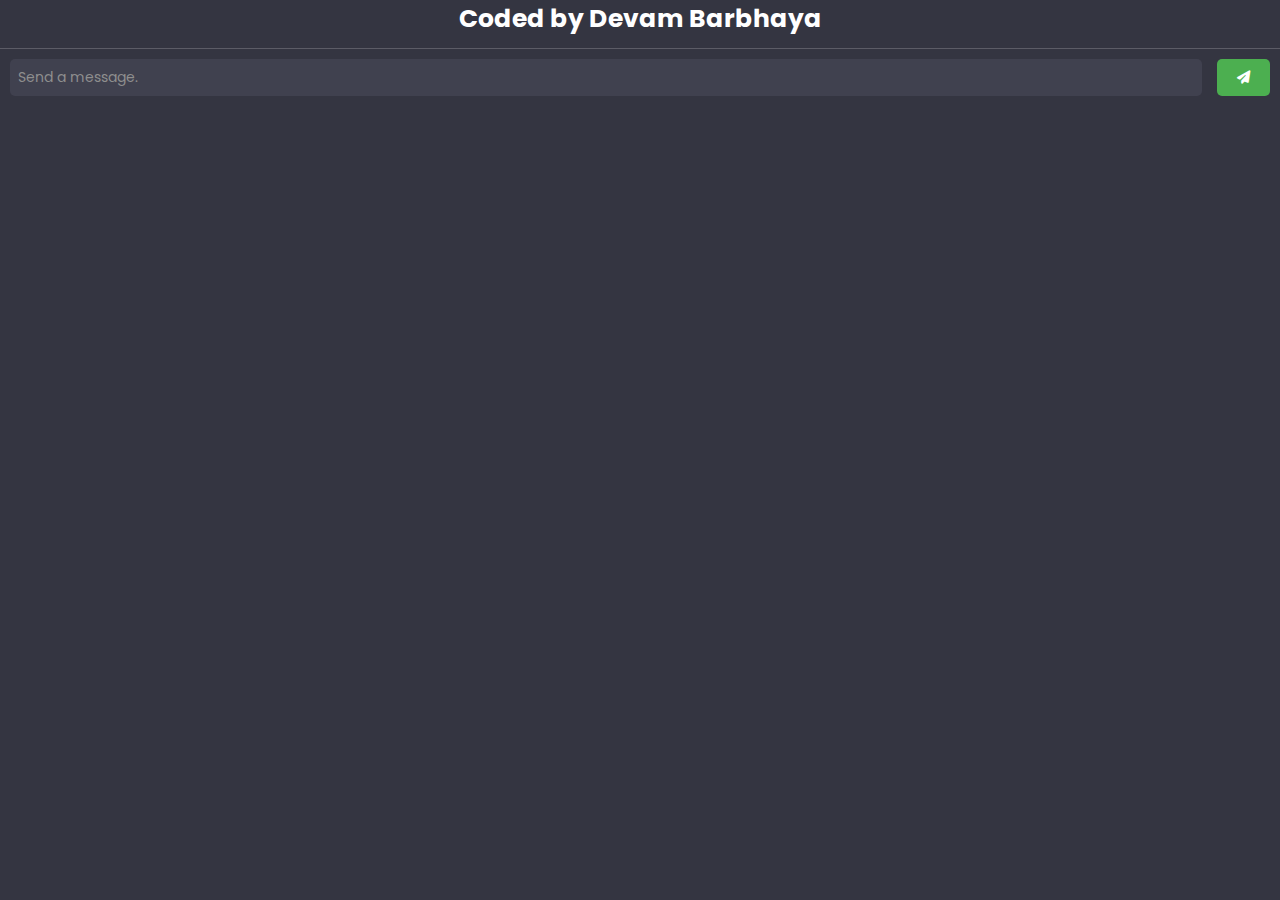
<file: ChatGPT_Bot/index.html>
<!DOCTYPE html>
<html lang="en">
    <head>
        <meta charset="UTF-8">
        <meta http-equiv="X-UA-Compatible" content="IE-Edge">
        <meta name="viewport" content="width=device-width, initial scale=1.0">
        <link rel="stylesheet" href="https://cdnjs.cloudfare.com/ajax/libs/font-awesome/6.4.0/css/all.min.css">
        <link rel="stylesheet" href="style.css">
        <title>ChatGPT Bot</title>
    </head>

    <body>
        <div class="info">
            <a>Coded by Devam Barbhaya</a>
        </div>
        <div class="chat-container">
            <div id="chat-log"></div>
        </div>
        <div class="input-container">
            <input type="text" id="user-input" placeholder="Send a message.">
            <button id="send-button">
                <i class="fa-solid fa-paper-plane" id="button-icon"></i>
            </button>
        </div>

        <script src="index.js"></script>
    </body>
</html>
</file>
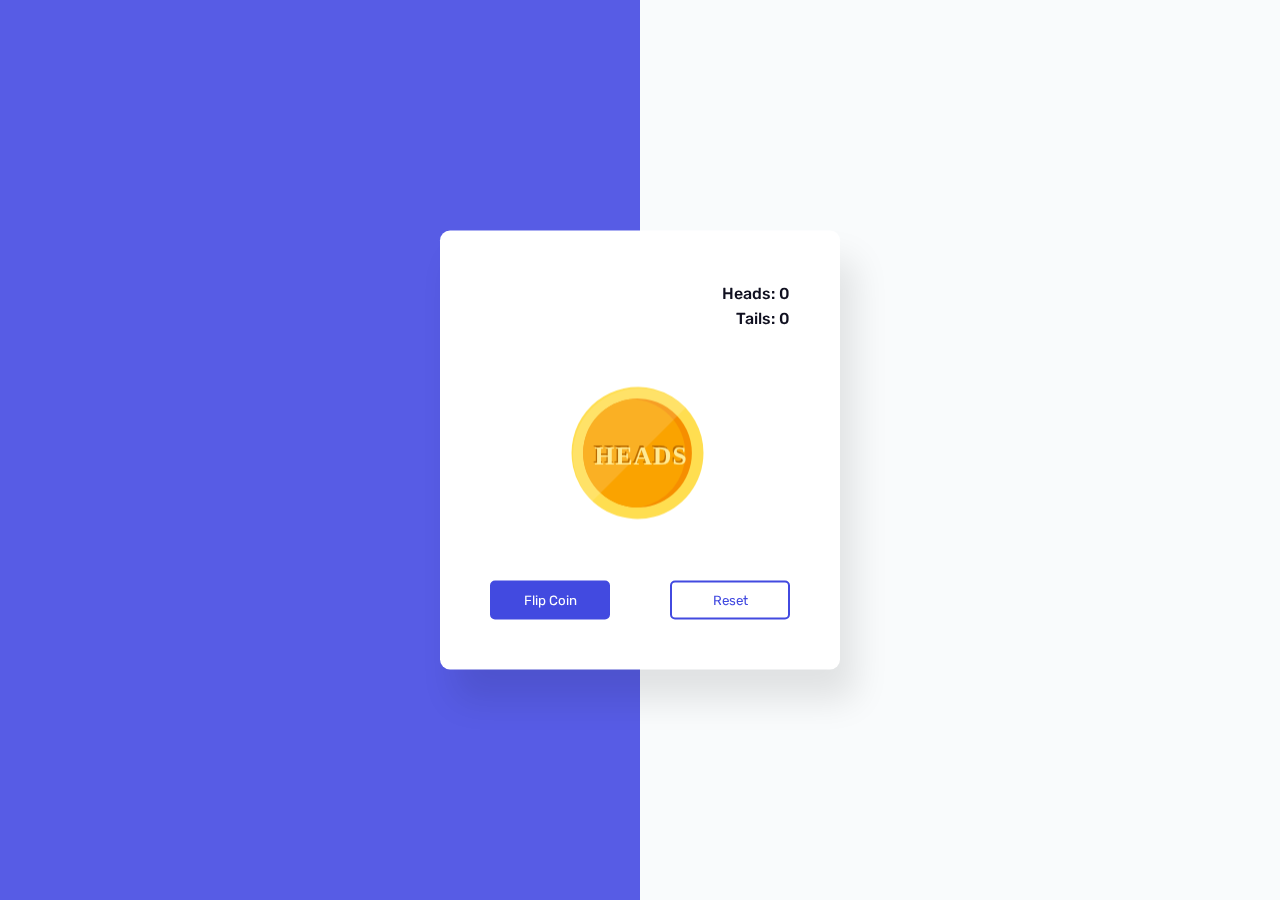
<file: Flip_A_Coin/index.html>
<!DOCTYPE html>
<html>
    <head>
         <meta charset="UTF-8">
    <meta http-equiv="X-UA-Compatible" content="IE=edge">
    <meta name="viewport" content="width=device-width, initial-scale=1.0">
    <link rel="stylesheet" href="style.css">
    <title>Flip A Coin</title>
    </head>

    <body>
        <div class="container">
        <div class="stats">
            <p id="heads-count">Heads: 0</p>
            <p id="tails-count">Tails: 0</p>
        </div>
        <div class="coin" id="coin">
            <div class="heads">
                <img src="heads.svg">
            </div>
            <div class="tails">
                <img src="tails.svg">
            </div>
        </div>
        <div class="buttons">
            <button id="flip-button">
                Flip Coin
            </button>
            <button id="reset-button">
                Reset
            </button>
        </div>
    </div>


    <script src="index.js"></script>
    </body>
</html>
</file>
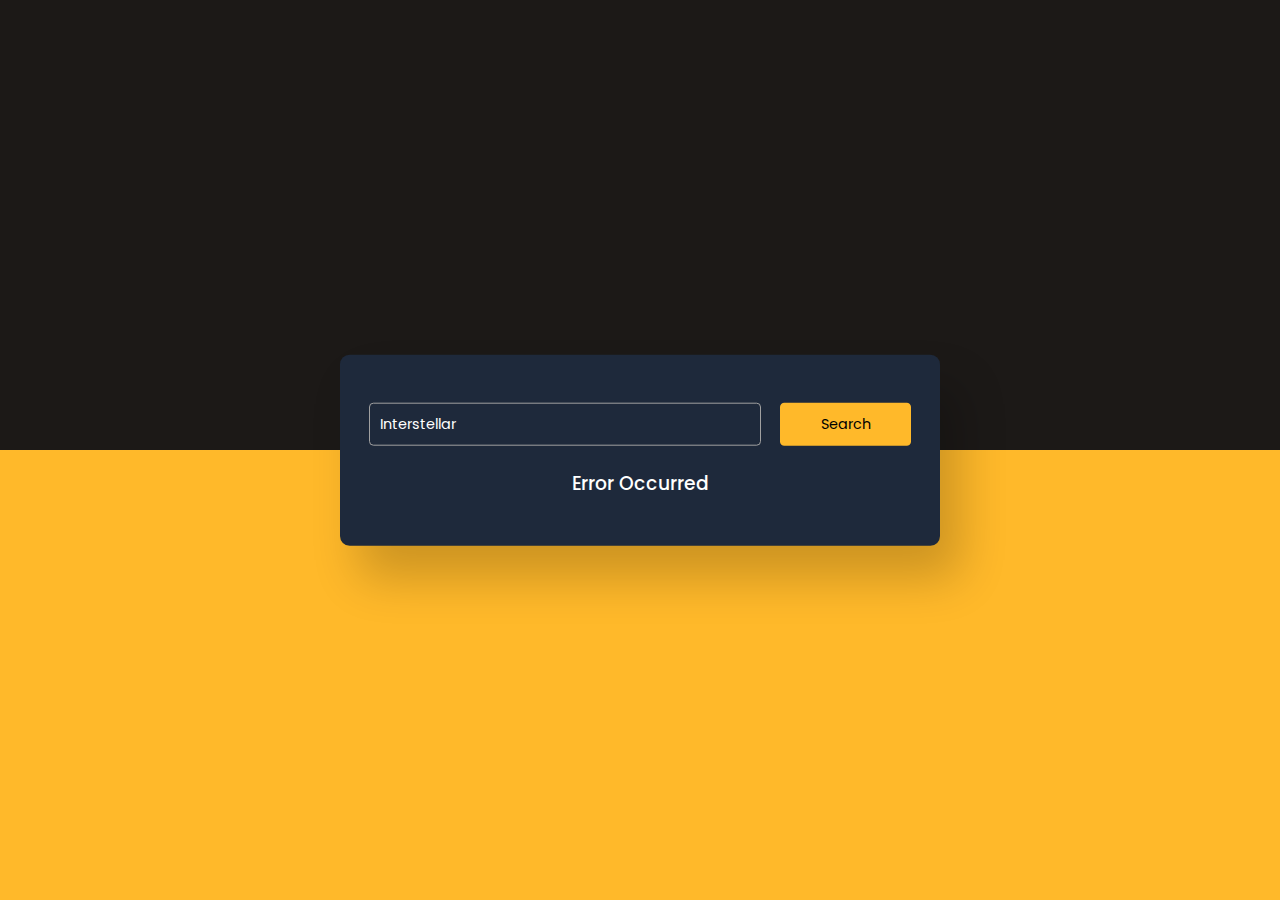
<file: Movie_App/index.html>
<!DOCTYPE html>
<html lang="en">

<head>
    <meta charset="UTF-8">
    <meta http-equiv="X-UA-Compatible" content="IE=edge">
    <meta name="viewport" content="width=device-width, initial-scale=1.0">
    <link rel="stylesheet" href="style.css">
    <title>Movie App</title>
</head>

<body>

    <div class="container">
        <div class="search-container">
            <input type="text" id="movie-name" placeholder="Enter movie name here..." value="Interstellar">
            <button id="search-btn">Search</button>
        </div>
        <div id="result"></div>
    </div>



    <script src="key.js"></script>
    <script src="index.js"></script>

</body>

</html>
</file>
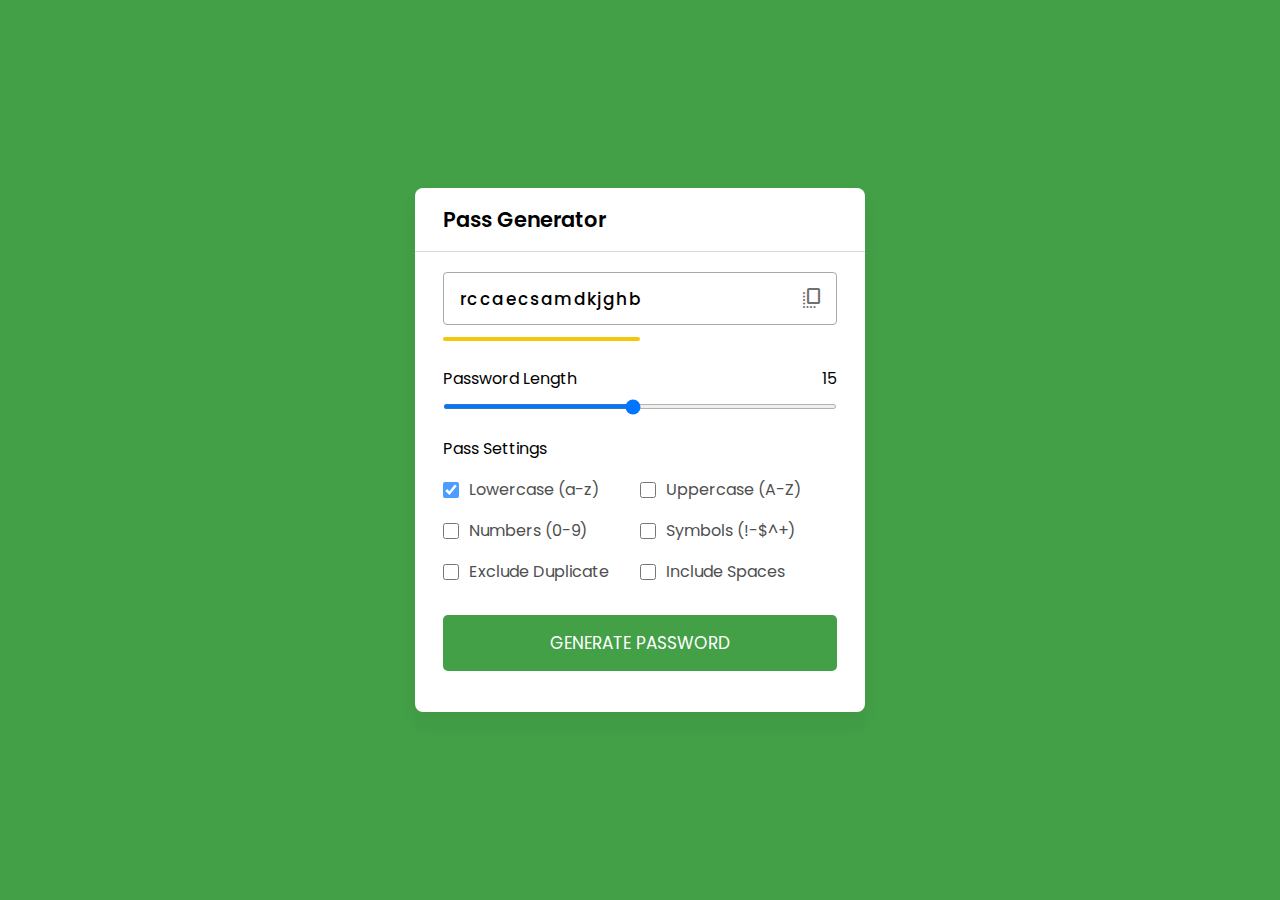
<file: Password_Generator/index.html>
<!DOCTYPE html>
<html lang="en">

<head>
    <meta charset="UTF-8">
    <meta http-equiv="X-UA-Compatible" content="IE=edge">
    <meta name="viewport" content="width=device-width, initial-scale=1.0">
    <link href="https://fonts.googleapis.com/css2?family=Material+Symbols+Rounded" rel="stylesheet" />
    <link rel="stylesheet" href="style.css">
    <title>#3 - Pass Generator | AsmrProg</title>
</head>

<body>

    <div class="container">
        <h2>Pass Generator</h2>
        <div class="wrapper">
            <div class="input-box">
                <input type="text" disabled>
                <span class="material-symbols-rounded">copy_all</span>
            </div>
            <div class="pass-indicator"></div>
            <div class="pass-length">
                <div class="details">
                    <label class="title">Password Length</label>
                    <span></span>
                </div>
                <input type="range" min="1" max="30" value="15" step="1">
            </div>

            <div class="pass-settings">
                <label class="title">Pass Settings</label>
                <ul class="options">
                    <li class="option">
                        <input type="checkbox" id="lowercase" checked>
                        <label for="lowercase">Lowercase (a-z)</label>
                    </li>
                    <li class="option">
                        <input type="checkbox" id="uppercase">
                        <label for="uppercase">Uppercase (A-Z)</label>
                    </li>
                    <li class="option">
                        <input type="checkbox" id="numbers">
                        <label for="numbers">Numbers (0-9)</label>
                    </li>
                    <li class="option">
                        <input type="checkbox" id="symbols">
                        <label for="symbols">Symbols (!-$^+)</label>
                    </li>
                    <li class="option">
                        <input type="checkbox" id="exc-duplicate">
                        <label for="exc-duplicate">Exclude Duplicate</label>
                    </li>
                    <li class="option">
                        <input type="checkbox" id="spaces">
                        <label for="spaces">Include Spaces</label>
                    </li>
                </ul>
            </div>



            <button class="generate-btn">Generate Password</button>

        </div>
    </div>




    <script src="script.js"></script>
</body>

</html>
</file>
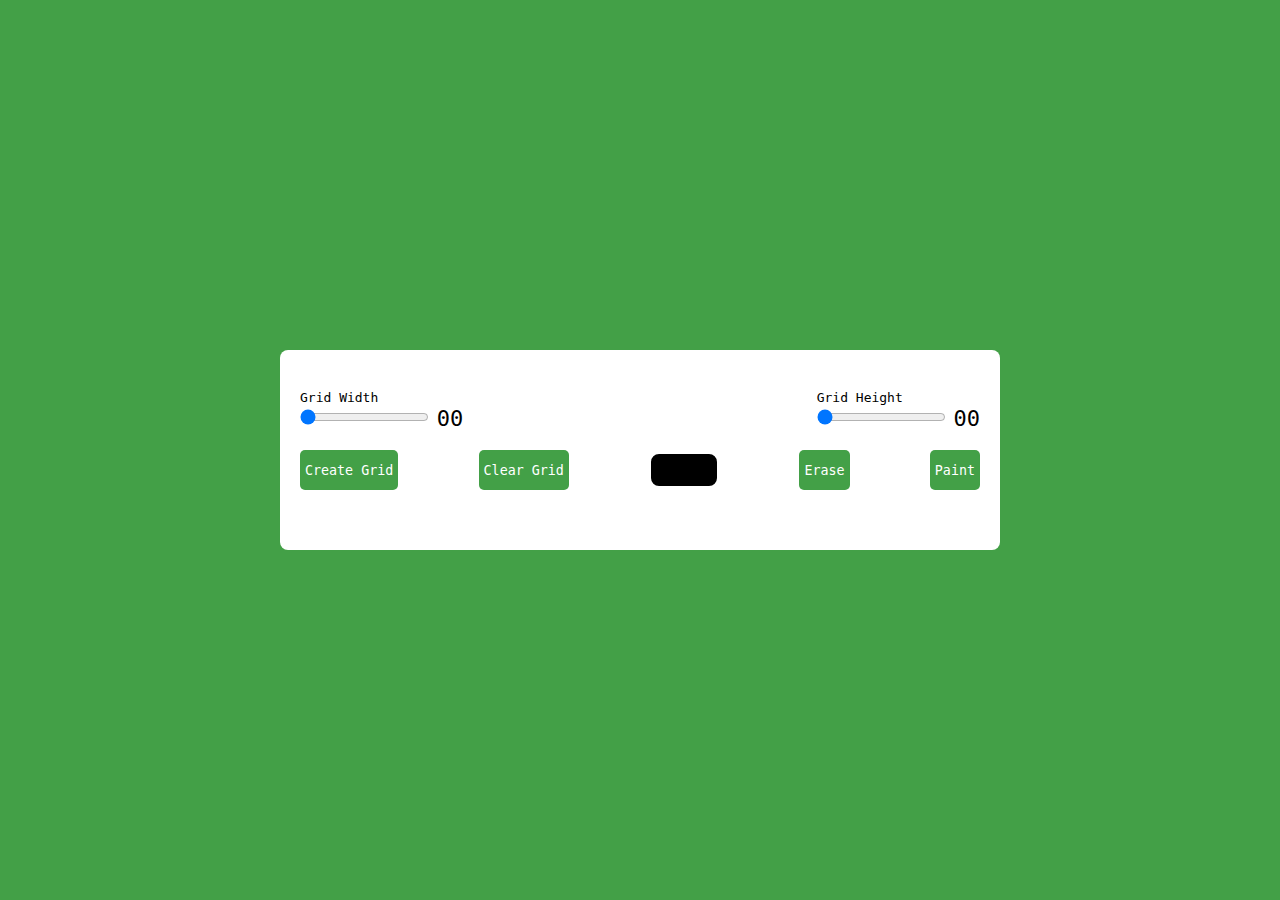
<file: Pixel_Art_Generator/index.html>
<!DOCTYPE html>
<html lang="en">

<head>
    <meta charset="UTF-8">
    <meta http-equiv="X-UA-Compatible" content="IE=edge">
    <meta name="viewport" content="width=device-width, initial-scale=1.0">
    <link rel="stylesheet" href="style.css">
    <title>#1 - Pixel Art Generator</title>
</head>

<body>

    <div class="wrapper">
        <div class="options">
            <div class="opt-wrapper">
                <div class="slider">
                    <label for="width-range">Grid Width</label>
                    <input type="range" id="width-range" min="1" max="35">
                    <span id="width-value">00</span>
                </div>
                <div class="slider">
                    <label for="height-range">Grid Height</label>
                    <input type="range" id="height-range" min="1" max="35">
                    <span id="height-value">00</span>
                </div>
            </div>

            <div class="opt-wrapper">
                <button id="submit-grid">Create Grid</button>
                <button id="clear-grid">Clear Grid</button>
                <input type="color" id="color-input">
                <button id="erase-btn">Erase</button>
                <button id="paint-btn">Paint</button>
            </div>

        </div>
        <div class="container"></div>
    </div>




    <script src="index.js"></script>
</body>

</html>
</file>
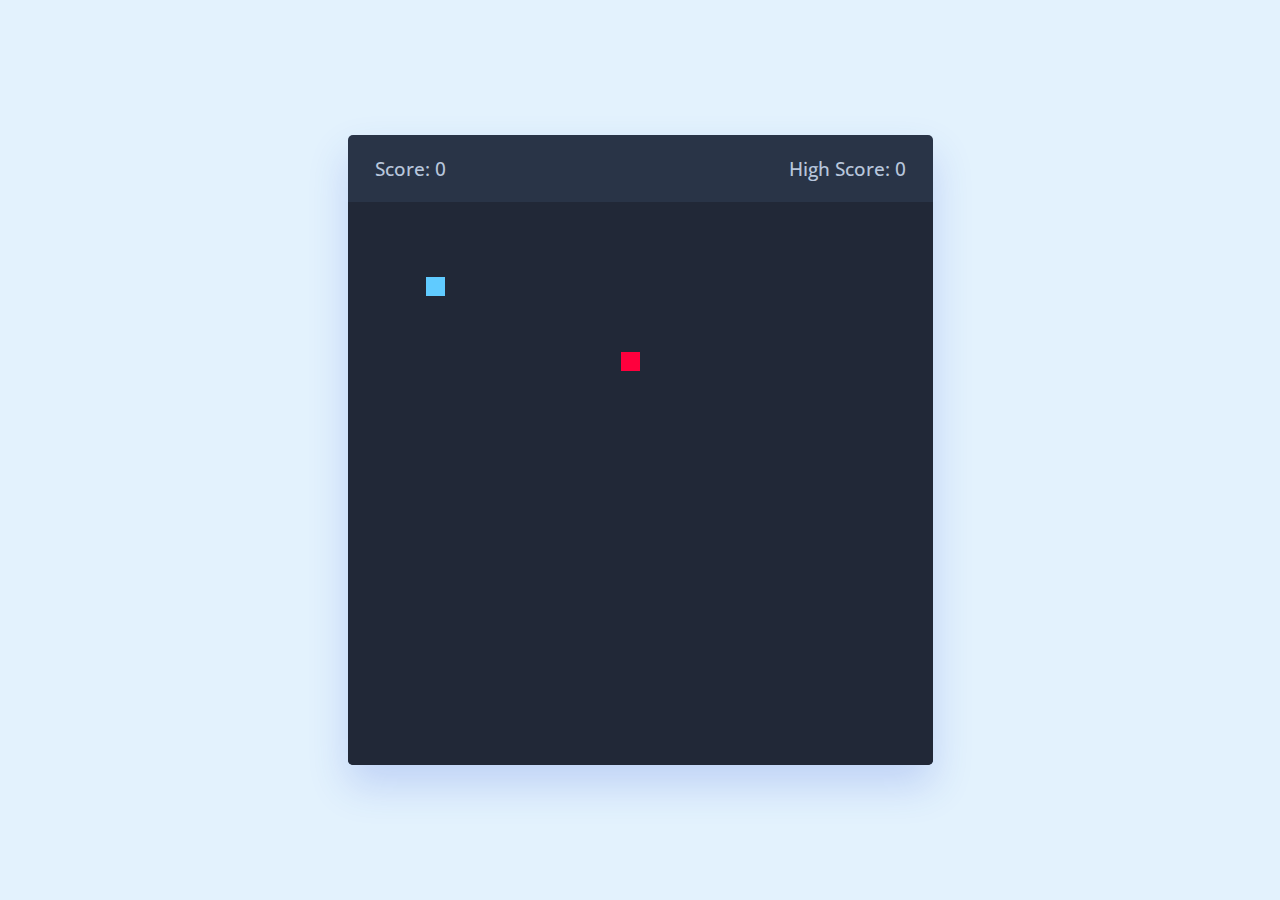
<file: Snake_Game/index.html>
<!DOCTYPE html>
<html lang="en">

<head>
    <meta charset="UTF-8">
    <meta http-equiv="X-UA-Compatible" content="IE=edge">
    <meta name="viewport" content="width=device-width, initial-scale=1.0">
    <link rel="stylesheet" href="https://cdnjs.cloudflare.com/ajax/libs/font-awesome/6.3.0/css/all.min.css">
    <link rel="stylesheet" href="style.css">
    <title>Snake Game</title>
</head>

<body>
    <div class="wrapper">
        <div class="game-details">
            <span class="score">Score: 0</span>
            <span class="high-score">High Score: 0</span>
        </div>

        <div class="play-board"></div>

        <div class="controls">
            <i data-key="ArrowLeft" class="fa-solid fa-arrow-left-long"></i>
            <i data-key="ArrowUp" class="fa-solid fa-arrow-up-long"></i>
            <i data-key="ArrowRight" class="fa-solid fa-arrow-right-long"></i>
            <i data-key="ArrowDown" class="fa-solid fa-arrow-down-long"></i>
        </div>
    </div>
    <script src="index.js"></script>
</body>

</html>
</file>
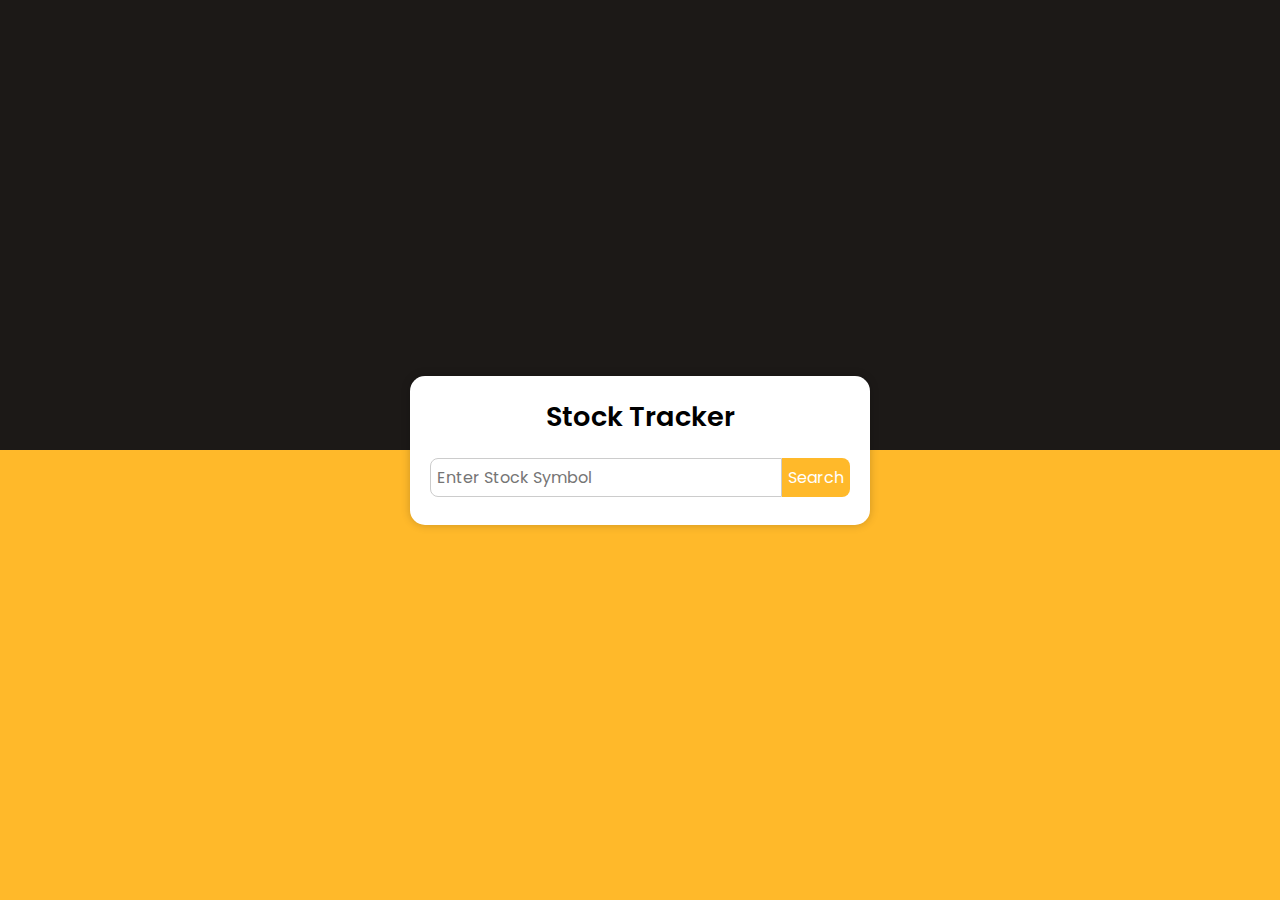
<file: Stock_Traker_App/index.html>
<!DOCTYPE html>
<html lang="en">

<head>
    <meta charset="UTF-8">
    <meta name="viewport" content="width=device-width, initial-scale=1.0">
    <link rel="stylesheet" href="style.css">
    <title>Stock Tracker App</title>
</head>

<body>

    <div class="container">
        <h1>Stock Tracker</h1>
        <form>
            <input type="text" id="symbol" placeholder="Enter Stock Symbol">
            <button type="submit">Search</button>
        </form>
        <ul id="stock-list"></ul>
    </div>



    <script src="index.js"></script>
</body>

</html>
</file>
<file: ChatGPT_Bot/style.css>
@import url('https://fonts.googleapis.com/css2?family=Poppins:wght@300;400;500;600;700&display=swap');

*{
    font-family: 'Poppins', sans-serif;
}

body{
    margin: 0;
    padding: 0;
    background-color: #343541;
}

.header{
    display: flex;
    align-items: center;
    justify-content: center;
    color: #ccc;
    border-bottom: 1px solid #5c5c66;
    height: 45px;
}

.header h3{
    font-size: 17px;
    font-weight: 500;
}

.container{
    max-width: 920px;
    height: 100vh;
    display: flex;
    flex-direction: column;
    justify-content: space-between;
    margin: 0 auto;
}

.info{
    display: flex;
    align-items: center;
    justify-content: center;
    flex: 20;
}

.info a{
    color: #fff;
    text-decoration: none;
    font-size: 25px;
    font-weight: bold;
    transition: all 0.3s ease;
}

.info a:hover{
    color: #4caf50;
}

.input-container{
    background-color: #343541;
    padding: 10px;
    display: flex;
    justify-content: space-between;
    border-top: 1px solid #5c5c66;
    position: sticky;
    bottom: 0;
}

#user-input{
    background-color: #40414f;
    color: #fff;
    border: none;
    outline: none;
    padding: 8px;
    flex: 9;
    font-size: 14px;
    font-weight: 400;
    border-radius: 5px;
}

#user-input::placeholder{
    color: #8e8e8e;
    font-weight: 400;
}

#send-button{
    display: flex;
    align-items: center;
    justify-content: center;
    padding: 8px 20px;
    border: none;
    border-radius: 5px;
    background-color: #4caf50;
    color: #fff;
    cursor: pointer;
    margin-left: 15px;
    transition: all 0.3s ease;
}

#send-button:hover{
    background-color: #388e3c;
}

.chat-container{
    flex: 1;
}

.chat-box{
    display: flex;
    align-items: center;
    padding: 10px 15px;
}

#chat-log{
    margin-bottom: 10px;
    font-size: 14px;
    line-height: 1.6;
}

#chat-log i{
    margin-right: 10px;
    color: #fff;
    border-radius: 5px;
}

.bot, .user{
    display: flex;
    align-items: flex-start;
    color: #eee;
    width: 100%;
    padding: 15px 7px 15px 10px;
    border-radius: 6px;
}

.bot{
    background-color: #444654;
}

#chat-log #user-icon i{
    background-color: #19c37d;
    padding: 10px 11px;
}

#chat-log #bot-icon i{
    background-color: #9859b7;
    padding: 10px 8px 11px;
}
</file>
<file: Flip_A_Coin/style.css>
@import url('https://fonts.googleapis.com/css2?family=Rubik:wght@300;400;500;600;700&display=swap');

*{
    margin: 0;
    padding: 0;
    box-sizing: border-box;
    font-family: 'Rubik', sans-serif;
}

body{
    height: 100%;
    background: linear-gradient(to right, #575ce5 50%, #f9fbfc 50%) fixed;
}

.container{
    background: #fff;
    width: 400px;
    padding: 50px;
    position: absolute;
    transform: translate(-50%, -50%);
    top: 50%;
    left: 50%;
    box-shadow: 15px 30px 35px rgba(0, 0, 0, 0.1);
    border-radius: 10px;
    -webkit-perspective: 300px;
    perspective: 300px;
}

.stats{
    text-align: right;
    color: #101020;
    font-weight: 500;
    line-height: 25px;
}

.coin{
    height: 150px;
    width: 150px;
    position: relative;
    margin: 50px auto;
    -webkit-transform-style: preserve-3d;
    transform-style: preserve-3d;
}

.tails{
    transform: rotateX(180deg);
}

.buttons{
    display: flex;
    justify-content: space-between;
}

.coin img{
    width: 145px;
}

.heads, .tails{
    position: absolute;
    width: 100%;
    height: 100%;
    backface-visibility: hidden;
    -webkit-backface-visibility: hidden;
}

button{
    width: 120px;
    padding: 10px 0;
    border: 2.5px solid #424ae0;
    border-radius: 5px;
    cursor: pointer;
}

#flip-button{
    background: #424ae0;
    color: #fff;
}

#flip-button:disabled{
    background-color: #e1e0ee;
    color: #101020;
    border-color: #e1e0ee;
}

#reset-button{
    background: #fff;
    color: #424ae0;
}

@keyframes spin-tails{
    0%{
        transform: rotateX(0);
    }
    100%{
        transform: rotateX(1980deg);
    }
}

@keyframes spin-heads{
    0%{
        transform: rotateX(0);
    }
    100%{
        transform: rotateX(2160deg);
    }
}
</file>
<file: Movie_App/style.css>
@import url('https://fonts.googleapis.com/css2?family=Poppins:wght@300;500;600;700&display=swap');

*{
    margin: 0;
    padding: 0;
    box-sizing: border-box;
    font-family: 'Poppins', sans-serif;
}

body{
    height: 100vh;
    background: linear-gradient(#1c1917 50%, #ffb92a 50%);
}

.container{
    font-size: 16px;
    width: 90vw;
    max-width: 37.5em;
    padding: 3em 1.8em;
    background-color: #1e293b;
    position: absolute;
    transform: translate(-50%, -50%);
    top: 50%;
    left: 50%;
    border-radius: 0.6em;
    box-shadow: 1.2em 2em 3em rgba(0, 0, 0, 0.2);
}

.search-container{
    display: grid;
    grid-template-columns: 9fr 3fr;
    gap: 1.2em;
}

.search-container input, .search-container button{
    font-size: 0.9em;
    outline: none;
    border-radius: 0.3em;
}

.search-container input{
    background-color: transparent;
    border: 1px solid #a0a0a0;
    color: #fff;
    padding: 0.7em;
}

.search-container input:focus{
    border-color: #fff;
}

.search-container button{
    background-color: #ffb92a;
    border: none;
    cursor: pointer;
}

#result{
    color: #fff;
}

.info{
    position: relative;
    display: grid;
    grid-template-columns: 4fr 8fr;
    margin-top: 1.2em;
}

.poster{
    width: 100%;
}

h2{
    text-align: center;
    font-size: 1.5em;
    font-weight: 600;
    letter-spacing: 0.06em;
}

.rating{
    display: flex;
    align-items: center;
    justify-content: center;
    gap: 0.6em;
    margin: 0.6em 0 0.9em 0;
}

.rating img{
    width: 1.2em;
}

.rating h4{
    display: inline-block;
    font-size: 1.1em;
    font-weight: 500;
}

.details{
    display: flex;
    font-size: 0.95em;
    gap: 1em;
    justify-content: center;
    color: #a0a0a0;
    margin: 0.6em 0;
    font-weight: 300;
}

.genre{
    display: flex;
    justify-content: space-around;
}

.genre div{
    border: 1px solid #a0a0a0;
    font-size: 0.75em;
    padding: 0.4em 1.6em;
    border-radius: 0.4em;
    font-weight: 300;
}

h3{
    font-weight: 500;
    margin-top: 1.2em;
}

p{
    font-size: 0.9em;
    font-weight: 300;
    line-height: 1.8em;
    text-align: justify;
    color: #a0a0a0;
}

.msg{
    text-align: center;
}

@media screen and (max-width: 600px) {
    .container{
        font-size: 14px;
    }
    .poster{
        margin: auto;
        width: auto;
        max-height: 10.8em;
    }

    .info{
        grid-template-columns: 1fr;
    }

}
</file>
<file: Password_Generator/style.css>
@import url('https://fonts.googleapis.com/css2?family=Poppins:wght@400;500;600&display=swap');

* {
    margin: 0;
    padding: 0;
    box-sizing: border-box;
    font-family: 'Poppins', sans-serif;
}

body {
    display: flex;
    align-items: center;
    justify-content: center;
    min-height: 100vh;
    background: #43A047;
}

.container {
    width: 450px;
    background: #fff;
    border-radius: 8px;
    box-shadow: 0 10px 20px rgba(0, 0, 0, 0.05);
}

.container h2 {
    font-weight: 600;
    font-size: 1.31rem;
    padding: 1rem 1.75rem;
    border-bottom: 1px solid #d4dbe5;
}

.wrapper {
    margin: 1.25rem 1.75rem;
}

.wrapper .input-box {
    position: relative;
}

.input-box input {
    width: 100%;
    height: 53px;
    color: #000;
    background: none;
    font-size: 1.06rem;
    font-weight: 500;
    border-radius: 4px;
    letter-spacing: 1.4px;
    border: 1px solid #aaa;
    padding: 0 2.85rem 0 1rem;
}

.input-box span {
    position: absolute;
    right: 13px;
    cursor: pointer;
    line-height: 53px;
    color: #707070;
}

.input-box span:hover {
    color: #43A047 !important;
}

.wrapper .pass-indicator {
    width: 100%;
    height: 4px;
    position: relative;
    margin-top: 0.75rem;
    border-radius: 25px;
}

.pass-indicator::before {
    position: absolute;
    content: "";
    height: 100%;
    width: 50%;
    border-radius: inherit;
    transition: width 0.3s ease;
}

.pass-indicator#weak::before {
    width: 20%;
    background: #e64a4a;
}

.pass-indicator#medium::before {
    width: 50%;
    background: #f1c80b;
}

.pass-indicator#strong::before {
    width: 100%;
    background: #43A047;
}

.wrapper .pass-length {
    margin: 1.56rem 0 1.25rem;
}

.pass-length .details {
    display: flex;
    justify-content: space-between;
}

.pass-length input {
    width: 100%;
    height: 5px;
}

.pass-settings .options {
    display: flex;
    list-style: none;
    flex-wrap: wrap;
    margin-top: 1rem;
}

.pass-settings .options .option {
    display: flex;
    align-items: center;
    margin-bottom: 1rem;
    width: calc(100% / 2);
}

.options .option:first-child {
    pointer-events: none;
}

.options .option:first-child input {
    opacity: 0.7;
}

.options .option input {
    height: 16px;
    width: 16px;
    cursor: pointer;
}

.options .option label {
    cursor: pointer;
    color: #4f4f4f;
    padding-left: 0.63rem;
}

.wrapper .generate-btn {
    width: 100%;
    color: #fff;
    border: none;
    outline: none;
    cursor: pointer;
    background: #43A047;
    font-size: 1.06rem;
    padding: 0.94rem 0;
    border-radius: 5px;
    text-transform: uppercase;
    margin: 0.94rem 0 1.3rem;
}
</file>
<file: Pixel_Art_Generator/style.css>
*{
    padding: 0;
    margin: 0;
    box-sizing: border-box;
    font-family: monospace;
}

body{
    background-color: #43a047;
}

.wrapper{
    background-color: #fff;
    width: 80vmin;
    position: absolute;
    transform: translate(-50%, -50%);
    top: 50%;
    left: 50%;
    padding: 40px 20px;
    border-radius: 8px;
}

label{
    display: block;
}

span{
    position: relative;
    font-size: 22px;
    bottom: -1px;
}

.opt-wrapper{
    display: flex;
    justify-content: space-between;
    margin-bottom: 20px;
    gap: 10px;
}

button{
    background-color: #43a047;
    border: none;
    border-radius: 5px;
    padding: 5px;
    color: #fff;
}

input[type="color"]{
    -webkit-appearance: none;
    -moz-appearance: none;
    appearance: none;
    background-color: transparent;
    width: 70px;
    height: 40px;
    border: none;
    cursor: pointer;
}

input[type="color"]::-webkit-color-swatch{
    border-radius: 8px;
    border: 4px solid #000;
}
input[type="color"]::-moz-color-swatch{
    border-radius: 8px;
    border: 4px solid #000;
}

.gridCol{
    height: 1em;
    width: 1em;
    border: 1px solid #ddd;
}

.gridRow{
    display: flex;
}

@media only screen and (max-width: 768px){
    .gridCol{
        height: 0.8em;
        width: 0.8em;
    }
}
</file>
<file: Snake_Game/style.css>
@import url('https://fonts.googleapis.com/css2?family=Open+Sans:wght@300;400;500;600;700&display=swap');

* {
    margin: 0;
    padding: 0;
    box-sizing: border-box;
    font-family: 'Open Sans', sans-serif;
}

body {
    display: flex;
    align-items: center;
    justify-content: center;
    min-height: 100vh;
    background: #e3f2fd;
}

.wrapper {
    width: 65vmin;
    height: 70vmin;
    display: flex;
    overflow: hidden;
    flex-direction: column;
    justify-content: center;
    background: #293447;
    border-radius: 5px;
    box-shadow: 0 20px 40px rgba(52, 87, 220, 0.2);
}

.game-details {
    color: #b8c6dc;
    font-weight: 500;
    font-size: 1.2rem;
    padding: 20px 27px;
    display: flex;
    justify-content: space-between;
}

.play-board {
    height: 100%;
    width: 100%;
    display: grid;
    background: #212837;
    grid-template: repeat(30, 1fr) / repeat(30, 1fr);
}

.play-board .food {
    background: #ff003d;
}

.play-board .head {
    background: #60cbff;
}

.controls {
    display: none;
    justify-content: space-between;
}

.controls i {
    padding: 25px 0;
    text-align: center;
    font-size: 1.3rem;
    color: #b8c6dc;
    width: calc(100% / 4);
    cursor: pointer;
    border-right: 1px solid #171b26;
}

@media screen and (max-width: 800px) {
    .wrapper {
        width: 90vmin;
        height: 115vmin;
    }

    .game-details {
        font-size: 1rem;
        padding: 15px 27px;
    }

    .controls {
        display: flex;
    }

    .controls i {
        padding: 15px 0;
        font-size: 1rem;
    }
}
</file>
<file: Stock_Traker_App/style.css>
@import url('https://fonts.googleapis.com/css2?family=Poppins:wght@300;400;500;600;700;800&display=swap');

*{
    margin: 0;
    padding: 0;
    box-sizing: border-box;
    font-family: 'Poppins', sans-serif;
}

body{
    display: flex;
    align-items: center;
    justify-content: center;
    height: 100vh;
    background: linear-gradient(#1c1917 50%, #ffb92a 50%);
}

.container{
    background-color: #fff;
    width: 460px;
    padding: 20px;
    border-radius: 15px;
    box-shadow: 0 0 10px rgba(0, 0, 0, 0.2);
}

.container h1{
    font-size: 1.7rem;
    text-align: center;
    font-weight: 600;
    margin-bottom: 20px;
}

form{
    display: flex;
    margin-bottom: 8px;
}

form input{
    flex: 1;
    padding: 6px;
    font-size: 1rem;
    border-radius: 8px 0 0 8px;
    border: 1px solid #ccc;
    outline: none;
}

form button{
    padding: 6px;
    font-size: 1rem;
    border: none;
    border-radius: 0 8px 8px 0;
    background-color: #ffb92a;
    color: #fff;
    cursor: pointer;
    transition: all 0.3s ease;
}

form button:hover{
    background-color: #ce8b00;
}

#stock-list{
    list-style: none;
}

#stock-list li{
    display: flex;
    justify-content: space-between;
    align-items: center;
    padding: 10px;
    border-bottom: 1px solid #ccc;
}

#stock-list li:last-child{
    border-bottom: none;
}

li.error{
    color: red;
}
</file>
